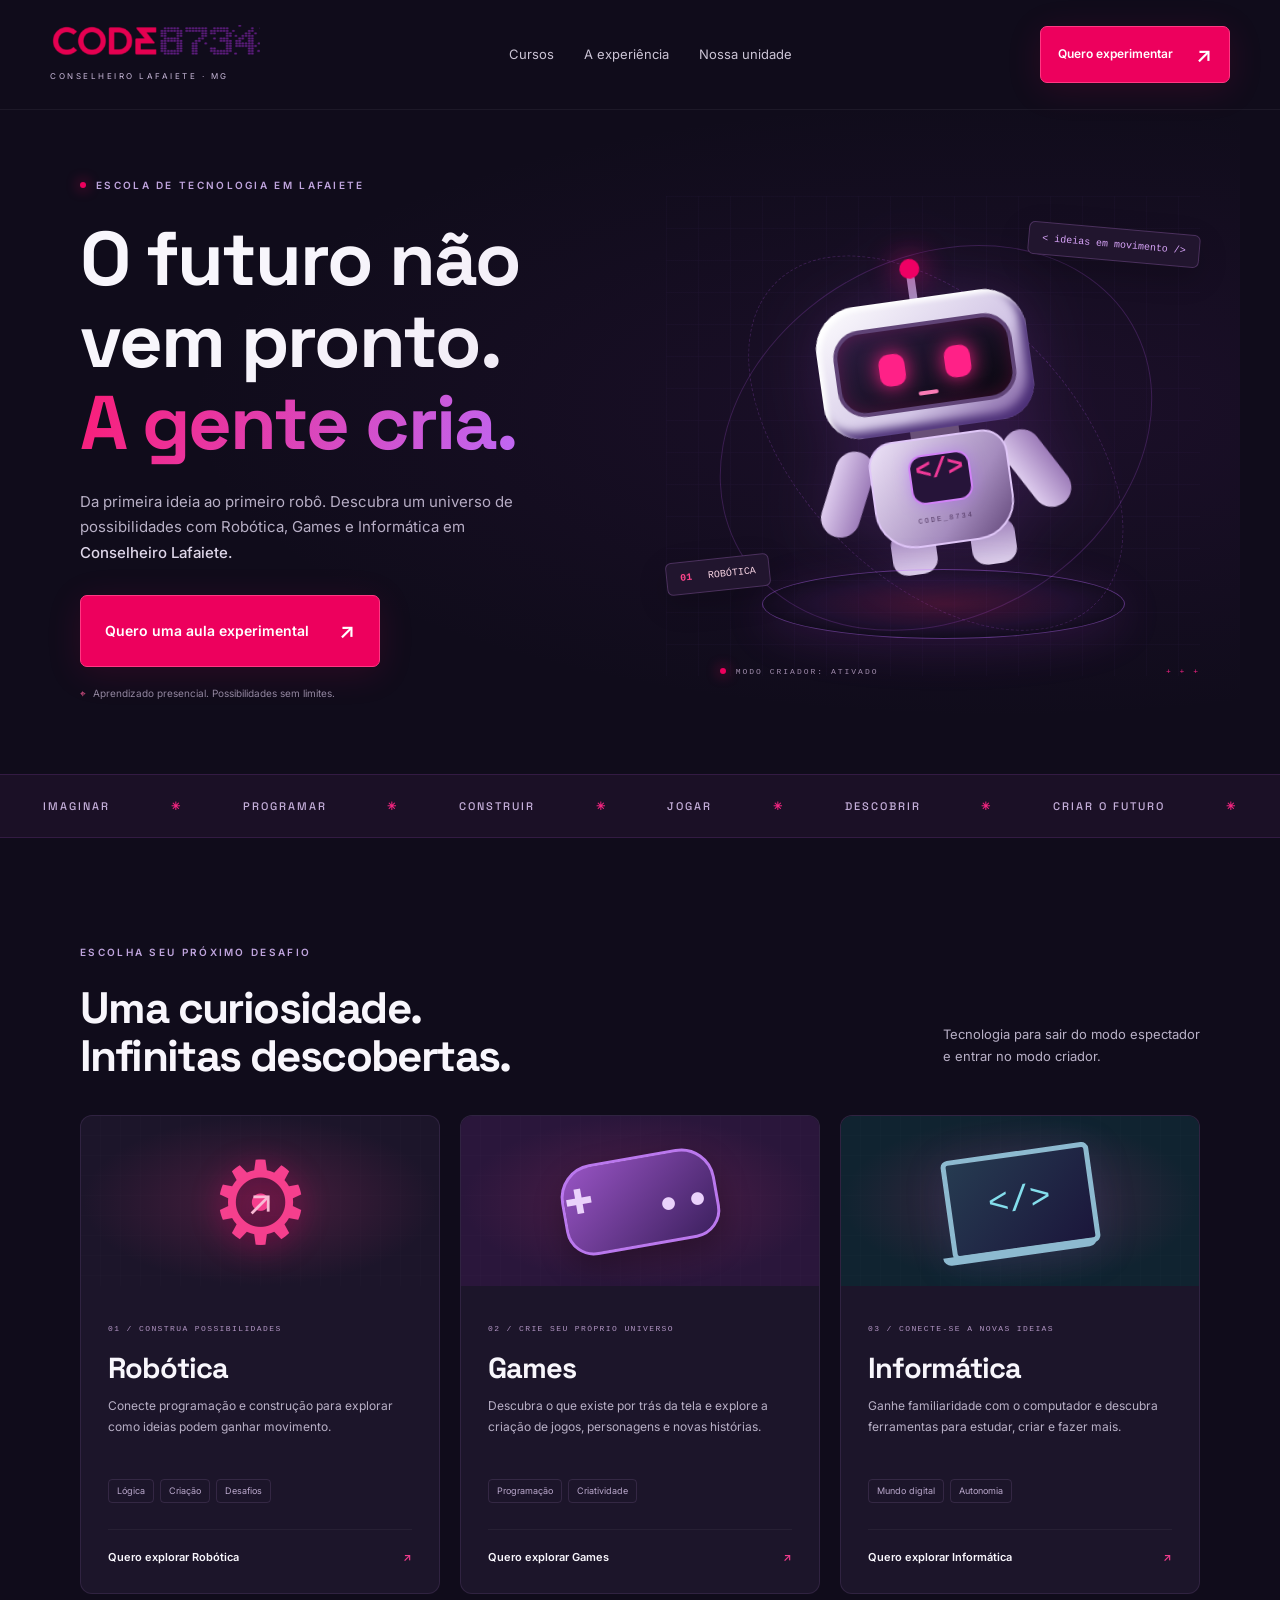
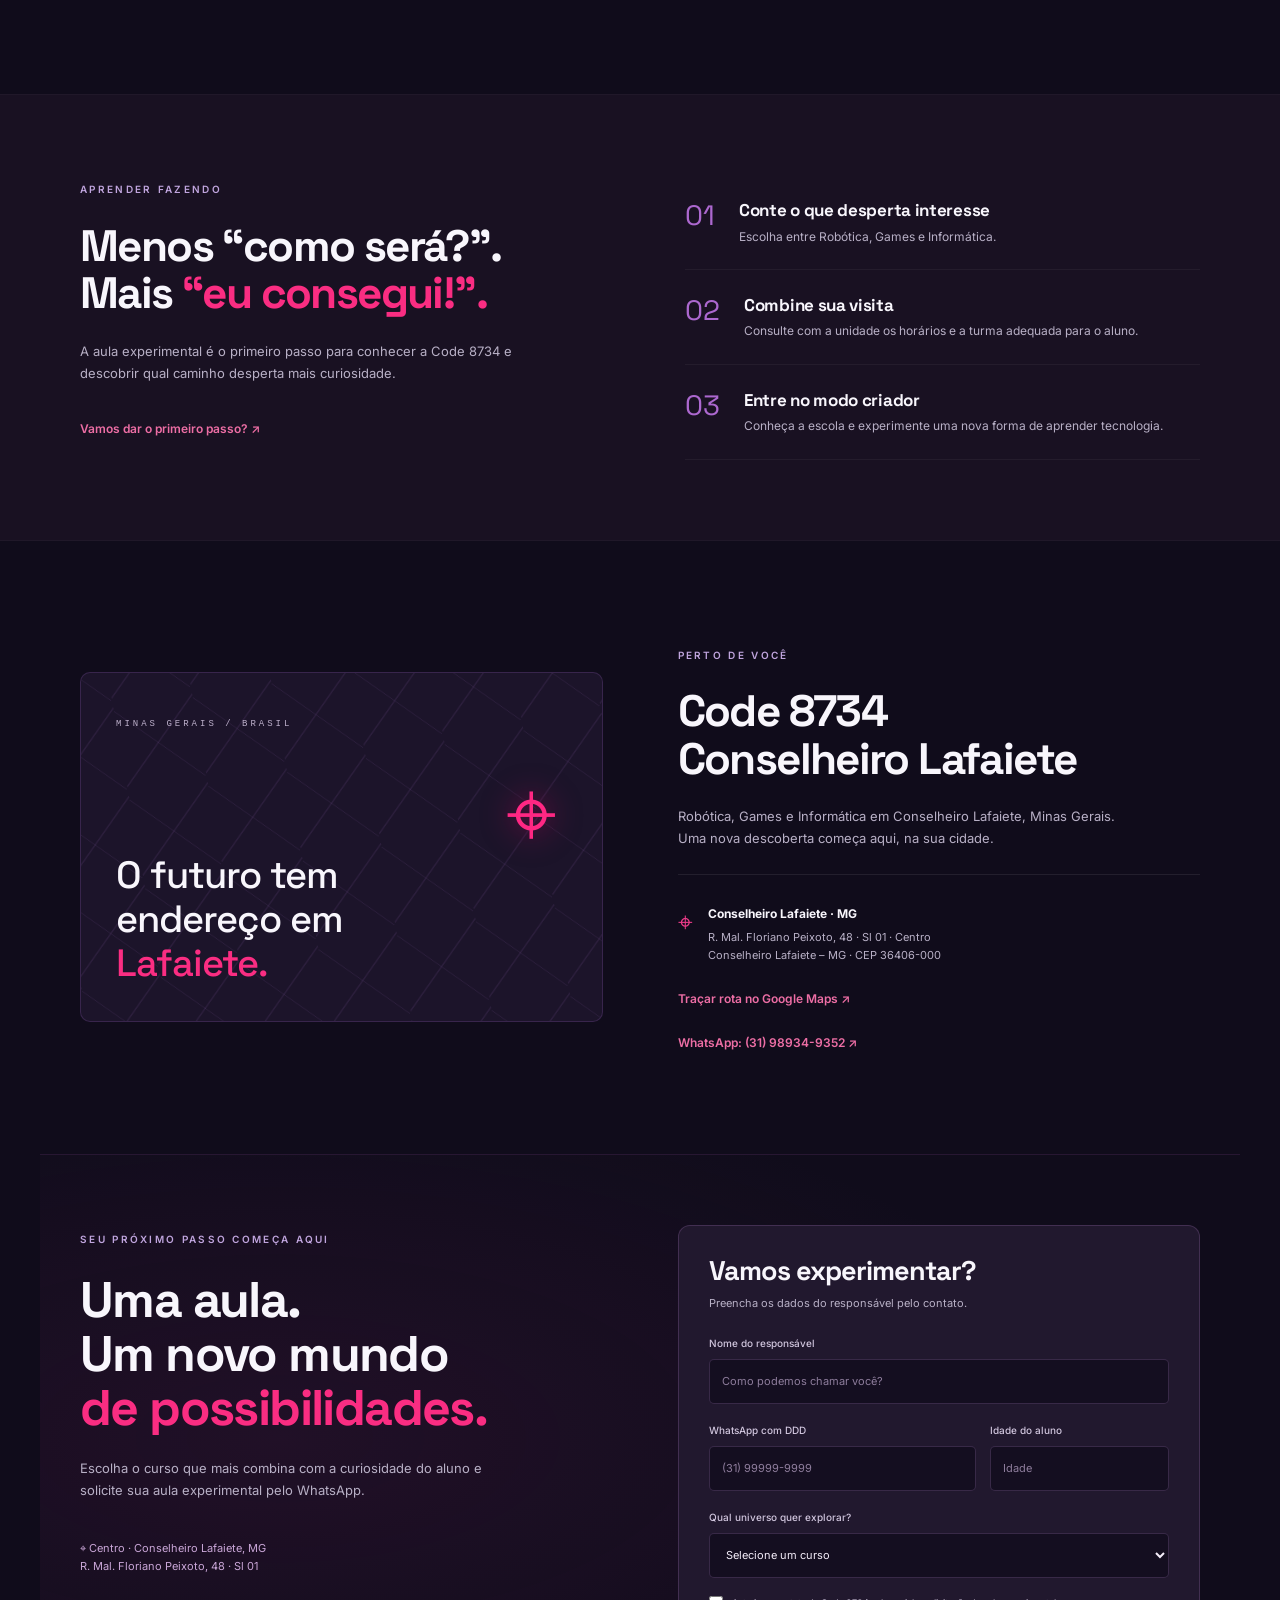
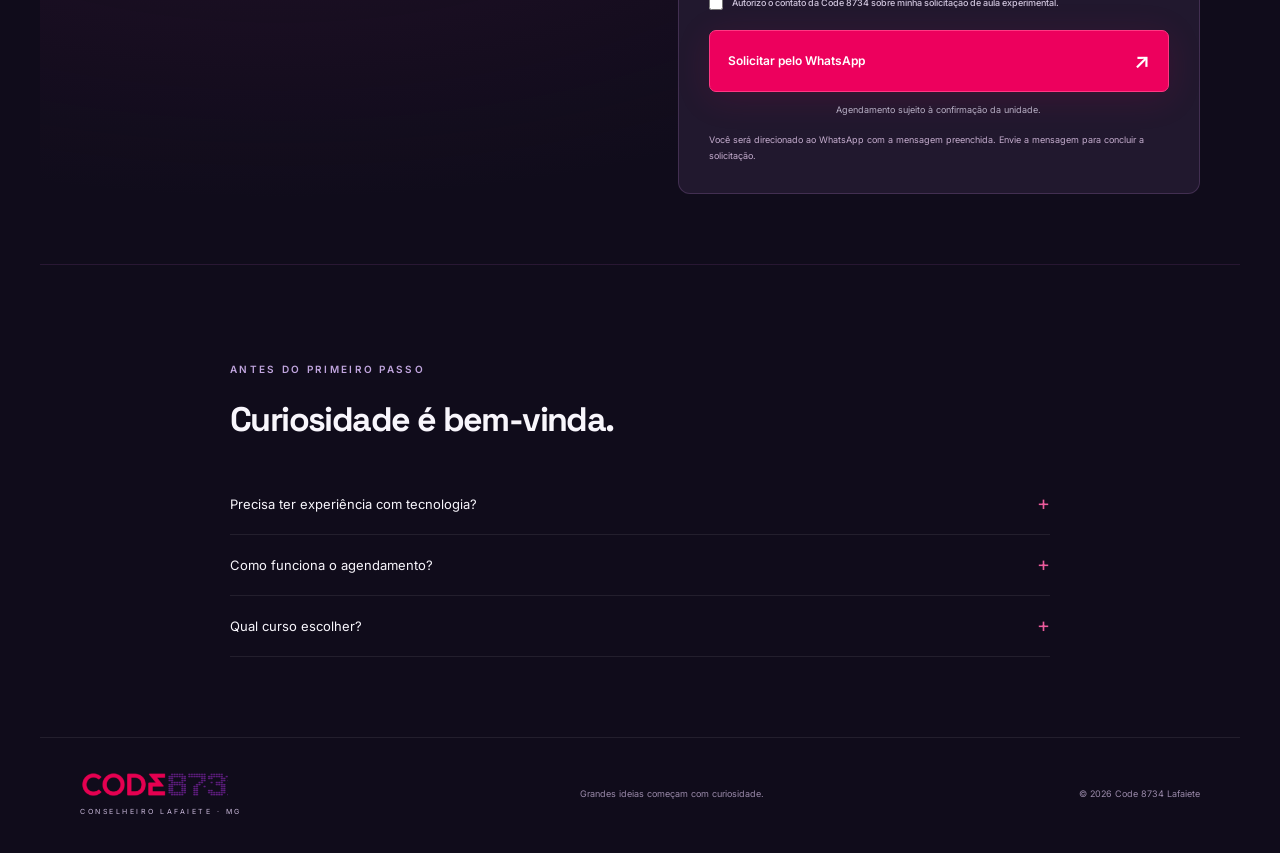
<file: code8734-lafaiete/index.html>
<!doctype html>
<html lang="pt-BR"><head><meta charset="utf-8"><meta name="viewport" content="width=device-width,initial-scale=1"><meta name="theme-color" content="#100b1e"><meta name="description" content="Explore Robótica, Games e Informática na Code 8734 em Conselheiro Lafaiete, MG. Conheça nossos cursos e prepare sua aula experimental."><title>Code 8734 Lafaiete — O futuro começa criando</title><link rel="stylesheet" href="style.css"></head><body>
<header><a class="brand" href="#inicio" aria-label="Code 8734 início"><span class="logo"><img src="assets/logo.png" alt="Code 8734"></span><small>CONSELHEIRO LAFAIETE · MG</small></a><nav aria-label="Navegação principal"><a href="#cursos">Cursos</a><a href="#experiencia">A experiência</a><a href="#unidade">Nossa unidade</a></nav><a class="button small" href="#agendar">Quero experimentar <span>↗</span></a></header>
<main><section class="hero wrap" id="inicio"><div class="hero-copy"><div class="eyebrow"><i></i> ESCOLA DE TECNOLOGIA EM LAFAIETE</div><h1>O futuro não<br>vem pronto.<br><em>A gente cria.</em></h1><p>Da primeira ideia ao primeiro robô. Descubra um universo de possibilidades com Robótica, Games e Informática em <strong>Conselheiro Lafaiete.</strong></p><a class="button" href="#agendar">Quero uma aula experimental <span>↗</span></a><div class="hero-note"><span>⌖</span> Aprendizado presencial. Possibilidades sem limites.</div></div><div class="visual" aria-label="Ilustração de robô com circuitos tecnológicos"><div class="orbit one"></div><div class="orbit two"></div><span class="float tag-code">&lt; ideias em movimento /&gt;</span><span class="float tag-robot"><b>01</b> ROBÓTICA</span><div class="robot"><div class="antenna"></div><div class="head"><div class="visor"><i></i><i></i><span></span></div></div><div class="neck"></div><div class="body"><div class="core">&lt;/&gt;</div><span>CODE_8734</span></div><div class="arm left"></div><div class="arm right"></div><div class="leg left"></div><div class="leg right"></div></div><div class="platform"></div><div class="visual-caption"><span class="pulse"></span> MODO CRIADOR: ATIVADO <span>+ + +</span></div></div></section>
<div class="ticker" aria-hidden="true"><div>IMAGINAR <b>✳</b> PROGRAMAR <b>✳</b> CONSTRUIR <b>✳</b> JOGAR <b>✳</b> DESCOBRIR <b>✳</b> CRIAR O FUTURO <b>✳</b></div></div>
<section class="wrap courses" id="cursos"><div class="section-top"><div><span class="eyebrow">ESCOLHA SEU PRÓXIMO DESAFIO</span><h2>Uma curiosidade.<br>Infinitas descobertas.</h2></div><p>Tecnologia para sair do modo espectador<br>e entrar no modo criador.</p></div><div class="cards"><article class="course pink"><div class="course-art robot-art" aria-hidden="true">⚙<span>↗</span></div><div class="course-content"><small>01 / CONSTRUA POSSIBILIDADES</small><h3>Robótica</h3><p>Conecte programação e construção para explorar como ideias podem ganhar movimento.</p><div class="chips"><span>Lógica</span><span>Criação</span><span>Desafios</span></div><a href="#agendar" data-course="Robótica">Quero explorar Robótica <span>↗</span></a></div></article><article class="course purple"><div class="course-art game-art" aria-hidden="true"><span>✚</span><b>● ●</b></div><div class="course-content"><small>02 / CRIE SEU PRÓPRIO UNIVERSO</small><h3>Games</h3><p>Descubra o que existe por trás da tela e explore a criação de jogos, personagens e novas histórias.</p><div class="chips"><span>Programação</span><span>Criatividade</span></div><a href="#agendar" data-course="Games">Quero explorar Games <span>↗</span></a></div></article><article class="course blue"><div class="course-art computer-art" aria-hidden="true"><span>&lt;/&gt;</span></div><div class="course-content"><small>03 / CONECTE-SE A NOVAS IDEIAS</small><h3>Informática</h3><p>Ganhe familiaridade com o computador e descubra ferramentas para estudar, criar e fazer mais.</p><div class="chips"><span>Mundo digital</span><span>Autonomia</span></div><a href="#agendar" data-course="Informática">Quero explorar Informática <span>↗</span></a></div></article></div></section>
<section class="experience" id="experiencia"><div class="wrap experience-grid"><div><span class="eyebrow">APRENDER FAZENDO</span><h2>Menos “como será?”.<br>Mais <em>“eu consegui!”.</em></h2><p>A aula experimental é o primeiro passo para conhecer a Code 8734 e descobrir qual caminho desperta mais curiosidade.</p><a class="text-link" href="#agendar">Vamos dar o primeiro passo? ↗</a></div><ol><li><span>01</span><div><h3>Conte o que desperta interesse</h3><p>Escolha entre Robótica, Games e Informática.</p></div></li><li><span>02</span><div><h3>Combine sua visita</h3><p>Consulte com a unidade os horários e a turma adequada para o aluno.</p></div></li><li><span>03</span><div><h3>Entre no modo criador</h3><p>Conheça a escola e experimente uma nova forma de aprender tecnologia.</p></div></li></ol></div></section>
<section class="wrap location" id="unidade"><div class="location-art"><div class="map-grid"></div><div class="map-point">⌖</div><span>MINAS GERAIS / BRASIL</span><strong>O futuro tem<br>endereço em<br><em>Lafaiete.</em></strong></div><div><span class="eyebrow">PERTO DE VOCÊ</span><h2>Code 8734<br>Conselheiro Lafaiete</h2><p>Robótica, Games e Informática em Conselheiro Lafaiete, Minas Gerais. Uma nova descoberta começa aqui, na sua cidade.</p><div class="address"><span>⌖</span><div><strong>Conselheiro Lafaiete · MG</strong><p>R. Mal. Floriano Peixoto, 48 · Sl 01 · Centro<br>Conselheiro Lafaiete – MG · CEP 36406-000</p></div></div><a class="text-link" href="https://www.google.com/maps/dir/?api=1&destination=R.%20Mal.%20Floriano%20Peixoto%2C%2048%20-%20Sl%2001%20-%20Centro%2C%20Conselheiro%20Lafaiete%20-%20MG%2C%2036406-000" target="_blank" rel="noopener">Traçar rota no Google Maps ↗</a><br><a class="text-link" href="https://wa.me/5531989349352?text=Ol%C3%A1%21%20Quero%20conhecer%20a%20Code%208734%20Lafaiete%20e%20agendar%20uma%20aula%20experimental." target="_blank" rel="noopener">WhatsApp: (31) 98934-9352 ↗</a></div></section>
<section class="capture wrap" id="agendar"><div><span class="eyebrow">SEU PRÓXIMO PASSO COMEÇA AQUI</span><h2>Uma aula.<br>Um novo mundo<br><em>de possibilidades.</em></h2><p>Escolha o curso que mais combina com a curiosidade do aluno e solicite sua aula experimental pelo WhatsApp.</p><div class="capture-location">⌖ Centro · Conselheiro Lafaiete, MG<br>R. Mal. Floriano Peixoto, 48 · Sl 01</div></div><form id="lead-form"><h3>Vamos experimentar?</h3><p>Preencha os dados do responsável pelo contato.</p><label for="name">Nome do responsável</label><input id="name" name="name" autocomplete="name" placeholder="Como podemos chamar você?" minlength="2" maxlength="100" required><div class="form-row"><div><label for="phone">WhatsApp com DDD</label><input id="phone" name="phone" autocomplete="tel" type="tel" inputmode="tel" placeholder="(31) 99999-9999" required pattern="[0-9()+ .-]{10,20}"></div><div><label for="age">Idade do aluno</label><input id="age" name="age" type="number" min="1" max="120" placeholder="Idade" required></div></div><label for="course">Qual universo quer explorar?</label><select id="course" name="course" required><option value="">Selecione um curso</option><option>Robótica</option><option>Games</option><option>Informática</option><option>Quero ajuda para escolher</option></select><label class="consent"><input type="checkbox" required> <span>Autorizo o contato da Code 8734 sobre minha solicitação de aula experimental.</span></label><button class="button" type="submit">Solicitar pelo WhatsApp <span>↗</span></button><p class="form-note">Agendamento sujeito à confirmação da unidade.</p><p class="setup-note">Você será direcionado ao WhatsApp com a mensagem preenchida. Envie a mensagem para concluir a solicitação.</p><div id="form-status" role="status" tabindex="-1" hidden></div></form></section>
<section class="wrap faq"><span class="eyebrow">ANTES DO PRIMEIRO PASSO</span><h2>Curiosidade é bem-vinda.</h2><details><summary>Precisa ter experiência com tecnologia?</summary><p>Conte à equipe o que o aluno já conhece. A aula experimental ajuda a descobrir seu interesse e a consultar o caminho mais adequado.</p></details><details><summary>Como funciona o agendamento?</summary><p>A solicitação informa seu interesse. O dia, o horário e as condições da aula precisam ser confirmados diretamente com a unidade.</p></details><details><summary>Qual curso escolher?</summary><p>Robótica conecta construção e programação; Games explora a criação de jogos; Informática desenvolve familiaridade com ferramentas digitais. Você também pode pedir ajuda para escolher.</p></details></section></main>
<footer class="wrap"><a class="brand" href="#inicio"><span class="logo"><img src="assets/logo.png" alt="Code 8734"></span><small>CONSELHEIRO LAFAIETE · MG</small></a><p>Grandes ideias começam com curiosidade.</p><span>© <span id="year"></span> Code 8734 Lafaiete</span></footer><a class="mobile-cta button" href="#agendar">Quero uma aula experimental ↗</a><script src="app.js"></script></body></html>
</file>
<file: code8734-lafaiete/style.css>
@import url('https://fonts.googleapis.com/css2?family=Space+Grotesk:wght@400;500;600;700&family=Inter:wght@400;500;600;700&display=swap');
:root{--bg:#100c1b;--panel:#1b1429;--pink:#ed005d;--purple:#8e40da;--text:#f8f6fc;--muted:#b8b0c6}*{box-sizing:border-box}html{scroll-behavior:smooth;scroll-padding-top:100px}body{margin:0;background:var(--bg);color:var(--text);font-family:Inter,Arial,sans-serif;font-size:15px;line-height:1.7}a{color:inherit;text-decoration:none}button,input,select{font:inherit}a,button,input,select,summary{-webkit-tap-highlight-color:transparent}a:focus-visible,button:focus-visible,summary:focus-visible{outline:3px solid #b78bf2;outline-offset:6px}.wrap{max-width:1200px;margin:auto;padding:0 40px}header{height:110px;max-width:1440px;margin:auto;display:flex;align-items:center;justify-content:space-between;padding:0 50px;gap:24px;border-bottom:1px solid #ffffff0e}.brand{display:flex;flex-direction:column}.logo{position:relative;display:block;width:210px;height:38px;overflow:hidden}.logo img{position:absolute;width:390px;max-width:none;left:-86px;top:-180px}.brand small{font-size:8px;letter-spacing:2.5px;color:#c9b9da;margin-top:7px}nav{display:flex;gap:30px;color:#cbc4d5;font-size:13px}nav a:hover,.text-link:hover{color:#ff5094}.button{display:inline-flex;align-items:center;justify-content:space-between;gap:30px;background:var(--pink);border:1px solid #ff3883;border-radius:7px;padding:17px 24px;color:white;font-weight:600;font-size:14px;cursor:pointer;box-shadow:0 6px 35px #ed005d20;transition:transform .2s,background .2s}.button:hover{transform:translateY(-3px);background:#ff1672}.button span{font-size:21px}.button.small{font-size:12px;padding:10px 17px;gap:23px}.hero{display:grid;grid-template-columns:1.08fr 1fr;gap:10px;align-items:center;min-height:660px;padding-top:60px;padding-bottom:72px;position:relative}.hero:before{content:'';position:absolute;inset:0;background:radial-gradient(ellipse at 80% 45%,#6d258c20,transparent 60%);pointer-events:none}.eyebrow{font:600 10px/1.5 Inter,Arial,sans-serif;letter-spacing:2.3px;color:#c0a5de;display:inline-flex;gap:10px;align-items:center}.eyebrow i,.pulse{display:inline-block;width:6px;height:6px;background:#ed005d;border-radius:100%;box-shadow:0 0 13px #ed005d}h1,h2,h3{font-family:'Space Grotesk',Arial,sans-serif;line-height:1.08;letter-spacing:-2px;margin:22px 0}h1{font-size:76px;font-weight:700}em{font-style:normal;color:#fa2d82}h1 em{background:linear-gradient(110deg,#fa1c76,#c36cfa);background-clip:text;color:transparent}.hero p{max-width:440px;color:var(--muted);font-size:15px;margin:25px 0 30px}.hero p strong{color:#ded6e9;font-weight:500}.hero-note{color:#92869f;font-size:10px;margin-top:18px;display:flex;gap:7px}.hero-note span{color:#ed5790}.visual{height:480px;position:relative;background-image:linear-gradient(#8b4bc509 1px,transparent 1px),linear-gradient(90deg,#8b4bc509 1px,transparent 1px);background-size:32px 32px;isolation:isolate}.orbit{border:1px solid #bd5cf436;border-radius:50%;position:absolute;left:8%;top:13%;width:85%;height:75%;transform:rotate(-30deg)}.orbit.two{transform:rotate(45deg);height:57%;top:23%;border-style:dashed}.float{position:absolute;z-index:3;font:10px monospace;border:1px solid #b377d14a;background:#21152e;border-radius:6px;padding:10px 13px;color:#d8a4f9;box-shadow:0 10px 30px #0003}.tag-code{top:32px;right:0;transform:rotate(5deg)}.tag-robot{bottom:85px;left:0;transform:rotate(-6deg);color:#f9d5e5}.tag-robot b{color:#ff458c;margin-right:10px}.robot{position:absolute;width:230px;height:310px;left:50%;top:65px;transform:translateX(-50%) rotate(-8deg);filter:drop-shadow(0 0 30px #a149cd30);animation:float 6s ease-in-out infinite}.head{position:absolute;top:36px;left:8px;width:212px;height:132px;border-radius:43px 43px 36px 36px;background:linear-gradient(145deg,#fff,#d1c4e5 62%,#77549b);box-shadow:inset 4px 4px 5px #fff,inset -6px -7px 10px #4b2f76;z-index:3}.visor{position:absolute;inset:24px 16px 21px;background:linear-gradient(150deg,#2e1e43,#08080e);border-radius:28px;border:4px solid #604477;display:flex;align-items:center;justify-content:space-evenly;box-shadow:inset 0 0 18px #dc1c8040}.visor i{width:26px;height:32px;border-radius:10px;background:#ff2187;box-shadow:0 0 20px #ff2187}.visor span{position:absolute;bottom:10px;width:20px;height:4px;background:#fa7bb5;border-radius:5px}.antenna{position:absolute;top:5px;left:108px;width:8px;height:35px;background:#a38cbd}.antenna:before{content:'';position:absolute;top:-9px;left:-6px;width:20px;height:20px;border-radius:50%;background:#ee0064;box-shadow:0 0 30px #ec0e7a}.body{position:absolute;top:175px;left:44px;width:140px;height:109px;border-radius:25px 25px 40px 40px;background:linear-gradient(130deg,#ede3f7,#a58cbe 65%,#604577);border:2px solid #e0c7f8;z-index:2;text-align:center}.core{background:#261439;border:2px solid #d182f7;color:#f03999;font:700 27px monospace;width:62px;height:50px;margin:15px auto 0;border-radius:14px;box-shadow:0 0 16px #ab57ff60}.body>span{font:7px monospace;color:#503661;letter-spacing:2px}.neck{position:absolute;top:158px;left:90px;width:49px;height:31px;background:#695078}.arm{position:absolute;width:39px;height:88px;top:177px;background:linear-gradient(90deg,#ddcbed,#9d7cb9);border-radius:22px;z-index:1}.arm.left{left:0;transform:rotate(25deg)}.arm.right{right:0;transform:rotate(-30deg)}.leg{position:absolute;width:45px;height:45px;bottom:0;background:linear-gradient(#9e7fba,#ded3ec);border-radius:15px;z-index:1}.leg.left{left:55px}.leg.right{right:50px}.platform{position:absolute;bottom:37px;left:18%;width:68%;height:70px;border:1px solid #bc69ff6b;border-radius:50%;background:radial-gradient(ellipse,#ee287735,#73269a20 50%,transparent 70%);box-shadow:0 10px 45px #a539cb2a}.visual-caption{position:absolute;bottom:0;left:10%;right:0;font:8px monospace;letter-spacing:2px;color:#9f8bab;display:flex;align-items:center;gap:10px}.visual-caption>span:last-child{margin-left:auto;color:#f22283}.ticker{border-block:1px solid #8243a43b;background:#1b1026;overflow:hidden}.ticker div{display:flex;justify-content:space-around;gap:34px;white-space:nowrap;font:500 11px 'Space Grotesk',sans-serif;letter-spacing:2px;padding:24px 30px;color:#c5afda}.ticker b{color:#f22580}.courses{padding-top:100px;padding-bottom:100px}.section-top{display:flex;justify-content:space-between;align-items:end;margin-bottom:35px}h2{font-size:44px;letter-spacing:-1.6px}.section-top h2{margin-bottom:0}.section-top>p{color:var(--muted);font-size:13px}.cards{display:grid;grid-template-columns:repeat(3,1fr);gap:20px}.course{background:#1c152a;border:1px solid #694b7d45;border-radius:12px;overflow:hidden;transition:transform .2s}.course:hover{transform:translateY(-6px)}.course-art{height:170px;position:relative;display:flex;justify-content:center;align-items:center;overflow:hidden;background:radial-gradient(ellipse at center,#902c5f60,transparent 70%),linear-gradient(transparent 19px,#ffffff04 20px),linear-gradient(90deg,transparent 19px,#ffffff04 20px);background-size:auto,20px 20px,20px 20px}.robot-art{font-size:115px;color:#f5408e;text-shadow:0 5px 30px #f0006670;line-height:1}.robot-art span{font-size:36px;position:absolute;color:#f8b9d4}.game-art{background-color:#2a163b}.game-art:before{content:'';width:150px;height:85px;border:3px solid #ba78ee;border-radius:34px 34px 28px 28px;transform:rotate(-10deg);background:linear-gradient(140deg,#9854c4,#3c205e);box-shadow:0 12px 30px #0005}.game-art span,.game-art b{position:absolute;color:#ead2fb;font-size:34px;transform:rotate(-10deg);left:29%}.game-art b{left:56%;font-size:17px;letter-spacing:5px}.computer-art{background-color:#102330}.computer-art:before{content:'';width:139px;height:91px;background:linear-gradient(135deg,#263b51,#1b163b);border:5px solid #8dbad0;border-radius:7px;transform:rotate(-8deg);box-shadow:0 8px 40px #3665a133}.computer-art:after{content:'';position:absolute;width:155px;height:8px;background:#8dbad0;bottom:30px;transform:rotate(-8deg);border-radius:0 0 10px 10px}.computer-art span{position:absolute;font:35px monospace;transform:rotate(-8deg);color:#84deec}.course-content{padding:27px}.course small{font:8px monospace;letter-spacing:1.4px;color:#b195c3}.course h3{font-size:29px;letter-spacing:-1px;margin:13px 0}.course p{font-size:12px;color:var(--muted);min-height:64px}.chips{display:flex;flex-wrap:wrap;gap:6px;margin:19px 0 26px}.chips span{border:1px solid #8d6ca336;border-radius:4px;color:#baa8cc;padding:3px 8px;font-size:9px}.course a{display:flex;justify-content:space-between;border-top:1px solid #ffffff0c;padding-top:18px;font-size:11px;font-weight:600}.course a span{color:#f13c8d}.experience{padding:80px 0;background:#191122;border-block:1px solid #ffffff08}.experience-grid{display:grid;grid-template-columns:1fr 1fr;gap:90px}.experience p,.location p,.capture>div>p{font-size:13px;color:var(--muted);max-width:440px}.text-link{display:inline-block;color:#ed6ea5;font-weight:600;font-size:12px;margin-top:22px}.experience ol{list-style:none;padding:0;margin:0}.experience li{display:flex;gap:24px;padding:22px 0;border-bottom:1px solid #ffffff0c}.experience li>span{font:28px 'Space Grotesk';color:#ac68cf}.experience li h3{font-size:17px;letter-spacing:-.3px;margin:4px 0 7px}.experience li p{margin:0;font-size:12px}.location{padding-top:100px;padding-bottom:100px;display:grid;grid-template-columns:1fr 1fr;gap:75px;align-items:center}.location-art{position:relative;min-height:350px;background:#1c142a;border:1px solid #70489155;border-radius:10px;padding:35px;overflow:hidden}.map-grid{position:absolute;inset:-100px;background-image:linear-gradient(45deg,transparent 46%,#8c5dad23 46%,#8c5dad23 47%,transparent 47%),linear-gradient(-45deg,transparent 48%,#8c5dad23 48%,#8c5dad23 49%,transparent 49%);background-size:80px 90px;transform:rotate(-10deg)}.location-art>span{position:relative;font:9px monospace;color:#bdb0cb;letter-spacing:3px}.location-art>strong{position:absolute;bottom:36px;left:35px;font:500 38px/1.15 'Space Grotesk';letter-spacing:-1px}.map-point{position:absolute;right:45px;top:95px;font-size:90px;color:#ff2783;text-shadow:0 0 30px #e6006780;line-height:1}.address{display:flex;gap:15px;border-top:1px solid #ffffff14;margin-top:25px;padding-top:25px}.address>span{color:#f03c8b;font-size:26px}.address strong{font-size:12px}.address p{margin:2px 0;font-size:11px}.capture{display:grid;grid-template-columns:1fr 1fr;gap:75px;padding-top:70px;padding-bottom:70px;background:radial-gradient(ellipse at 20% 40%,#69205a30,transparent 60%);border-block:1px solid #6b387741}.capture h2{font-size:50px}.capture-location{font-size:11px;color:#c9a6d7;margin-top:38px}form{background:#21182e;border:1px solid #8a5f9e50;padding:30px;border-radius:12px}form h3{font-size:27px;letter-spacing:-1px;margin:0 0 9px}form>p{font-size:11px;color:var(--muted);margin:0 0 22px}label{display:block;font-size:10px;font-weight:500;color:#d1c6de;margin-bottom:7px}input,select{width:100%;height:45px;padding:0 12px;background:#140e20;border:1px solid #694f7d6b;border-radius:5px;color:#f4edf9;font-size:11px;margin-bottom:18px;outline:none}input:focus,select:focus{border-color:#d153ab;box-shadow:0 0 0 3px #d153ab15}input::placeholder{color:#8e7d9c}.form-row{display:grid;grid-template-columns:1.5fr 1fr;gap:14px}.consent{display:flex;align-items:flex-start;gap:9px;font-size:9px;line-height:1.6;margin:0 0 20px}.consent input{width:14px;height:14px;flex-shrink:0;margin:0;accent-color:#ed005d}form .button{width:100%;font-size:12px;padding:12px 18px}.form-note{text-align:center;margin:10px 0 0;font-size:9px}.setup-note{font-size:9px;margin:15px 0 0;color:#c5adce}#form-status{font-size:12px;margin-top:15px;border:1px solid #a371bf;padding:15px;white-space:pre-line}.faq{padding-top:90px;padding-bottom:80px;max-width:900px}.faq h2{font-size:34px;margin-bottom:35px}details{border-bottom:1px solid #ffffff14;padding:19px 0}summary{font-size:13px;cursor:pointer;list-style:none;display:flex;justify-content:space-between}summary:after{content:'+';color:#ec5b9c;font-size:20px;line-height:1}details[open] summary:after{content:'−'}details p{font-size:12px;color:var(--muted);padding-right:30px}footer{display:flex;align-items:center;justify-content:space-between;border-top:1px solid #ffffff14;padding-top:30px!important;padding-bottom:35px!important;gap:30px}footer p,footer>span{font-size:9px;color:#9a8aaa}footer .logo{transform:scale(.8);transform-origin:left center;width:185px}footer .brand small{font-size:7px;margin-top:0}.mobile-cta{display:none}@keyframes float{50%{transform:translateX(-50%) translateY(-12px) rotate(-5deg)}}@media(min-width:1450px){.hero{min-height:730px}.visual{height:520px}.robot{top:90px}}@media(max-width:950px){header{padding:0 25px}nav{gap:15px}.wrap{padding-left:26px;padding-right:26px}h1{font-size:59px}.hero{min-height:600px}.visual{transform:scale(.9)}.cards{gap:12px}.course-content{padding:20px}.experience-grid,.location,.capture{gap:35px}.capture h2{font-size:43px}}@media(max-width:700px){header{height:95px;padding:0 20px}.logo{width:175px;height:30px}.logo img{width:325px;left:-72px;top:-150px}.brand small{font-size:6px;letter-spacing:1.8px}nav{display:none}header .small{font-size:10px;padding:8px 10px;gap:9px}header .small span{font-size:16px}.wrap{padding-left:23px;padding-right:23px}.hero{grid-template-columns:1fr;padding-top:45px;padding-bottom:25px;gap:0}.eyebrow{font-size:8px;letter-spacing:1.8px}h1{font-size:57px;margin-top:20px}.hero p{font-size:14px;max-width:440px}.hero .button{font-size:12px;width:100%;max-width:360px}.visual{height:400px;transform:scale(.9);margin:0 -10px}.robot{top:35px}.tag-code{top:20px}.tag-robot{bottom:65px}.platform{bottom:25px}.visual-caption{bottom:0}.ticker div{justify-content:flex-start;font-size:9px;gap:20px;padding:18px 20px}.courses{padding-top:65px;padding-bottom:65px}.section-top{display:block}.section-top>p{margin-top:23px}h2{font-size:35px}.cards{grid-template-columns:1fr;gap:22px}.course-art{height:160px}.course-content{padding:25px}.course p{min-height:0;font-size:13px}.course a{font-size:12px}.course small{font-size:9px}.experience{padding:55px 0}.experience-grid,.location,.capture{grid-template-columns:1fr;gap:35px}.experience-grid{gap:20px}.experience h2{font-size:34px}.location{padding-top:65px;padding-bottom:65px}.location-art{min-height:310px}.capture{padding-top:50px;padding-bottom:50px}.capture h2{font-size:43px}.capture-location{margin-top:24px}form{padding:23px}.faq{padding-top:60px;padding-bottom:60px}.faq h2{font-size:28px}footer{flex-direction:column;align-items:flex-start;gap:8px;padding-bottom:105px!important}footer p{margin:5px 0}.mobile-cta{display:flex;position:fixed;bottom:12px;left:16px;right:16px;z-index:10;justify-content:center;font-size:12px;padding:13px;box-shadow:0 5px 30px #0009}body:has(#agendar:target) .mobile-cta{display:none}}@media(prefers-reduced-motion:reduce){html{scroll-behavior:auto}*,*:before,*:after{animation:none!important;transition:none!important}}
</file>
